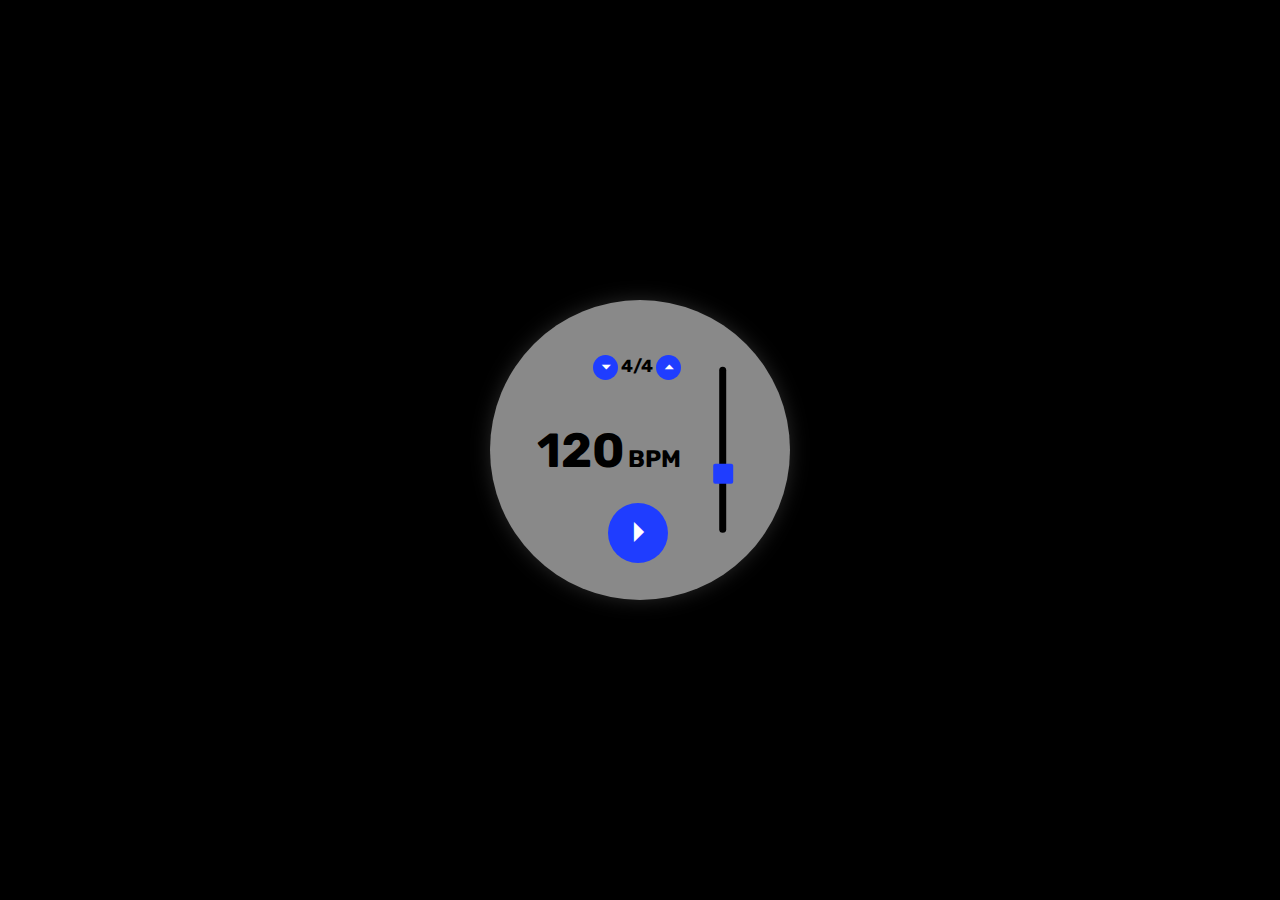
<file: index.html>
<!DOCTYPE html>
<html lang="en">
<head>
    <meta charset="UTF-8">
    <meta name="viewport" content="width=device-width, initial-scale=1.0">
    <title>Metronome</title>
    <link rel="icon" href="assets/images/icon.png" />
    <link rel="stylesheet" type="text/css" href="styles.css">
</head>
<body>
    <form id="metronome-container">

        <div class="time-signature">
            <button type="button" id="time-minus">⏷︎</button>
            <span id="time-signature-value">4/4</span>
            <button type="button" id="time-plus">⏶︎</button>
        </div>

        <div class="bpm-display"> 
            <span class="bpm-value-nr" id="bpm-value">120</span>
            <span class="bpm-value-text" for="bpm-slider">BPM</span>
        </div>

        <input type="range" class="slider" id="bpm-slider" min="40" max="280" value="120">

        <button type="button" id="start-pause">⏵︎</button>
    </form>

    <div id="zoom-container"></div>
    <script src="script.js"></script>
</body>
</html>
</file>
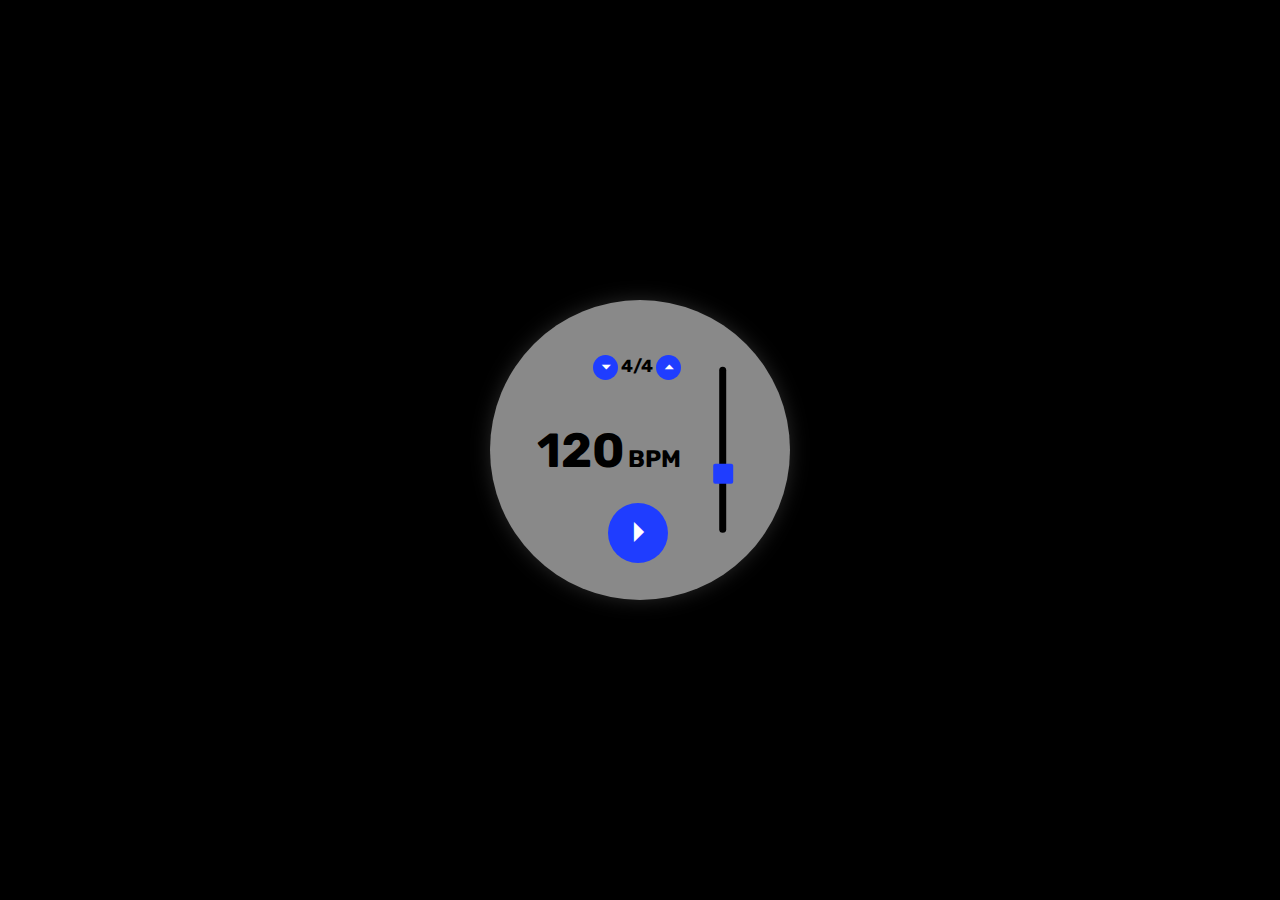
<file: src/index.html>
<!DOCTYPE html>
<html lang="en">
<head>
    <meta charset="UTF-8">
    <meta name="viewport" content="width=device-width, initial-scale=1.0">
    <title>Metronome</title>
    <link rel="icon" href="../assets/images/icon.png" />
    <link rel="stylesheet" type="text/css" href="./styles/styles.css">
</head>
<body>
    <form id="metronome-container">

        <div class="time-signature">
            <button type="button" id="time-minus">⏷︎</button>
            <span id="time-signature-value">4/4</span>
            <button type="button" id="time-plus">⏶︎</button>
        </div>

        <div class="bpm-display"> 
            <span class="bpm-value-nr" id="bpm-value">120</span>
            <span class="bpm-value-text" for="bpm-slider">BPM</span>
        </div>

        <input type="range" class="slider" id="bpm-slider" min="40" max="280" value="120">

        <button type="button" id="start-pause">⏵︎</button>
    </form>

    <div id="zoom-container"></div>
    <script src="./js/script.js"></script>
</body>
</html>
</file>
<file: styles.css>
@import url('https://fonts.googleapis.com/css2?family=Rubik:wght@500&display=swap');

* {
    box-sizing: border-box;
    margin: 0;
    padding: 0;
}

body {
    display: flex;
    justify-content: center;
    align-items: center;
    height: 100vh;
    margin: 0;
    font-family: "Rubik", sans-serif;
    font-weight: bold;
    position: relative;
    overflow: hidden;
    background-color: black;
}

#metronome-container {
    display: grid;
    grid-template-columns: 2fr 1fr; /* 2/3 left, 1/3 right */
    grid-auto-rows: 1fr;
    justify-items: center;
    align-items: center;
    width: 300px;
    height: 300px;
    border-radius: 50%;
    padding: 2%;
    background-color: #898989;
    z-index: 2; /* Ensures the metronome stays above the zoom container */
    position: relative;
}

#zoom-container {
    position: absolute;
    top: 50%;
    left: 50%;
    transform: translate(-50%, -50%);
    width: 300px;
    height: 300px;
    border-radius: 50%;
    filter: blur(10px);
    background: radial-gradient(circle, 
        rgb(255, 255, 255, 0.1) 0%,      
        rgba(255, 255, 255, 0.9) 15%,    
        rgba(255, 255, 255, 0.6) 30%,    
        rgba(255, 255, 255, 0.4) 45%,    
        rgba(255, 255, 255, 0.2) 60%,    
        rgba(255, 255, 255, 0.1) 75%,    
        rgba(255, 255, 255, 0.05) 85%,   
        rgba(255, 255, 255, 0.01) 95%,   
        rgba(255, 255, 255, 0) 100%      
    );
    z-index: 1; /* Ensures the zoom container is behind the metronome container */
}

button {
    background-color: #1f3dff;
    color: white;
    border: none;
    text-align: center;
    align-self: center;
    cursor: pointer;
    transition: transform 0.1s ease, background-color 0.1s ease;
}

button:active {
    background-color: #0f2bbf; /* Darker shade for the pressed effect */
    transform: scale(0.95); /* Simulates haptic feedback */
}

button:focus {
    outline: none; /* Removes the default outline for buttons */
    box-shadow: 0 0 10px rgba(31, 61, 255, 0.5); /* Adds a subtle focus effect */
}

#start-pause {
    border-radius: 50%; /* Makes the start/pause button circular */
    width: 60px; /* Adjust the size if needed */
    height: 60px;
    font-size: 175%; /* Updated font size */
    text-align: center;
    justify-self:end;
    align-self:center;
    margin-right: 8%
}

.time-signature {
    justify-self:end;
    align-self:center;
    gap: 10%;
}

.time-signature button {
    width: 25px; /* Smaller than the play button */
    height: 25px;
    border-radius: 50%; /* Makes them circular */
    font-size: 80%; /* Smaller font for the buttons */
    padding: 0; /* Remove extra padding */
}
#time-signature-value{
    font-size: 110%;
}
/* Animation for zoom effect */
#zoom-container.zooming {
    animation: zoomInOut linear infinite;
}

@keyframes zoomInOut {
    0%, 100% {
        width: 300px;
        height: 300px;
    }
    50% {
        width: 100vmin; /* Use vmin for consistent scaling */
        height: 100vmin; /* Use vmin for consistent scaling */
    }
}

.bpm-value-text {
    font-size: 150%;
}

.bpm-value-nr {
    font-size: 300%;
}

.bpm-display {
    text-align: center;
    justify-self:flex-end;
}

/* Slider styles */
#bpm-slider {
    justify-self: center; /* Center it on the x-axis */
    grid-column: 2;
    grid-row: 2;
    transform: rotate(270deg); /* Rotate the slider */
    width: 200%;
    -webkit-appearance: none;
    appearance: none;
    width: 200%;
    height: 9%;
    background: #000000;
    border-radius: 5px;
    outline: none;
}

/* Slider thumb */
#bpm-slider::-webkit-slider-thumb {
    -webkit-appearance: none;
    appearance: none;
    width: 20px;
    height: 20px;
    border-radius: 10%;
    background: #1f3dff;
    cursor: pointer;
}

/* Adjust layout of metronome-container rows */
#metronome-container > .time-signature { grid-row: 1; }
#metronome-container > .bpm-display { grid-row: 2; }
#metronome-container > #start-pause { grid-row: 3; }
</file>
<file: src/styles/styles.css>
@import url('https://fonts.googleapis.com/css2?family=Rubik:wght@500&display=swap');

* {
    box-sizing: border-box;
    margin: 0;
    padding: 0;
}

body {
    display: flex;
    justify-content: center;
    align-items: center;
    height: 100vh;
    margin: 0;
    font-family: "Rubik", sans-serif;
    font-weight: bold;
    position: relative;
    overflow: hidden;
    background-color: black;
}

#metronome-container {
    display: grid;
    grid-template-columns: 2fr 1fr; /* 2/3 left, 1/3 right */
    grid-auto-rows: 1fr;
    justify-items: center;
    align-items: center;
    width: 300px;
    height: 300px;
    border-radius: 50%;
    padding: 2%;
    background-color: #898989;
    z-index: 2; /* Ensures the metronome stays above the zoom container */
    position: relative;
}

#zoom-container {
    position: absolute;
    top: 50%;
    left: 50%;
    transform: translate(-50%, -50%);
    width: 300px;
    height: 300px;
    border-radius: 50%;
    filter: blur(10px);
    background: radial-gradient(circle, 
        rgb(255, 255, 255, 0.1) 0%,      
        rgba(255, 255, 255, 0.9) 15%,    
        rgba(255, 255, 255, 0.6) 30%,    
        rgba(255, 255, 255, 0.4) 45%,    
        rgba(255, 255, 255, 0.2) 60%,    
        rgba(255, 255, 255, 0.1) 75%,    
        rgba(255, 255, 255, 0.05) 85%,   
        rgba(255, 255, 255, 0.01) 95%,   
        rgba(255, 255, 255, 0) 100%      
    );
    z-index: 1; /* Ensures the zoom container is behind the metronome container */
}

button {
    background-color: #1f3dff;
    color: white;
    border: none;
    text-align: center;
    align-self: center;
    cursor: pointer;
    transition: transform 0.1s ease, background-color 0.1s ease;
}

button:active {
    background-color: #0f2bbf; /* Darker shade for the pressed effect */
    transform: scale(0.95); /* Simulates haptic feedback */
}

button:focus {
    outline: none; /* Removes the default outline for buttons */
    box-shadow: 0 0 10px rgba(31, 61, 255, 0.5); /* Adds a subtle focus effect */
}

#start-pause {
    border-radius: 50%; /* Makes the start/pause button circular */
    width: 60px; /* Adjust the size if needed */
    height: 60px;
    font-size: 175%; /* Updated font size */
    text-align: center;
    justify-self:end;
    align-self:center;
    margin-right: 8%
}

.time-signature {
    justify-self:end;
    align-self:center;
    gap: 10%;
}

.time-signature button {
    width: 25px; /* Smaller than the play button */
    height: 25px;
    border-radius: 50%; /* Makes them circular */
    font-size: 80%; /* Smaller font for the buttons */
    padding: 0; /* Remove extra padding */
}
#time-signature-value{
    font-size: 110%;
}
/* Animation for zoom effect */
#zoom-container.zooming {
    animation: zoomInOut linear infinite;
}

@keyframes zoomInOut {
    0%, 100% {
        width: 300px;
        height: 300px;
    }
    50% {
        width: 100vmin; /* Use vmin for consistent scaling */
        height: 100vmin; /* Use vmin for consistent scaling */
    }
}

.bpm-value-text {
    font-size: 150%;
}

.bpm-value-nr {
    font-size: 300%;
}

.bpm-display {
    text-align: center;
    justify-self:flex-end;
}

/* Slider styles */
#bpm-slider {
    justify-self: center; /* Center it on the x-axis */
    grid-column: 2;
    grid-row: 2;
    transform: rotate(270deg); /* Rotate the slider */
    width: 200%;
    -webkit-appearance: none;
    appearance: none;
    width: 200%;
    height: 9%;
    background: #000000;
    border-radius: 5px;
    outline: none;
}

/* Slider thumb */
#bpm-slider::-webkit-slider-thumb {
    -webkit-appearance: none;
    appearance: none;
    width: 20px;
    height: 20px;
    border-radius: 10%;
    background: #1f3dff;
    cursor: pointer;
}

/* Adjust layout of metronome-container rows */
#metronome-container > .time-signature { grid-row: 1; }
#metronome-container > .bpm-display { grid-row: 2; }
#metronome-container > #start-pause { grid-row: 3; }
</file>
